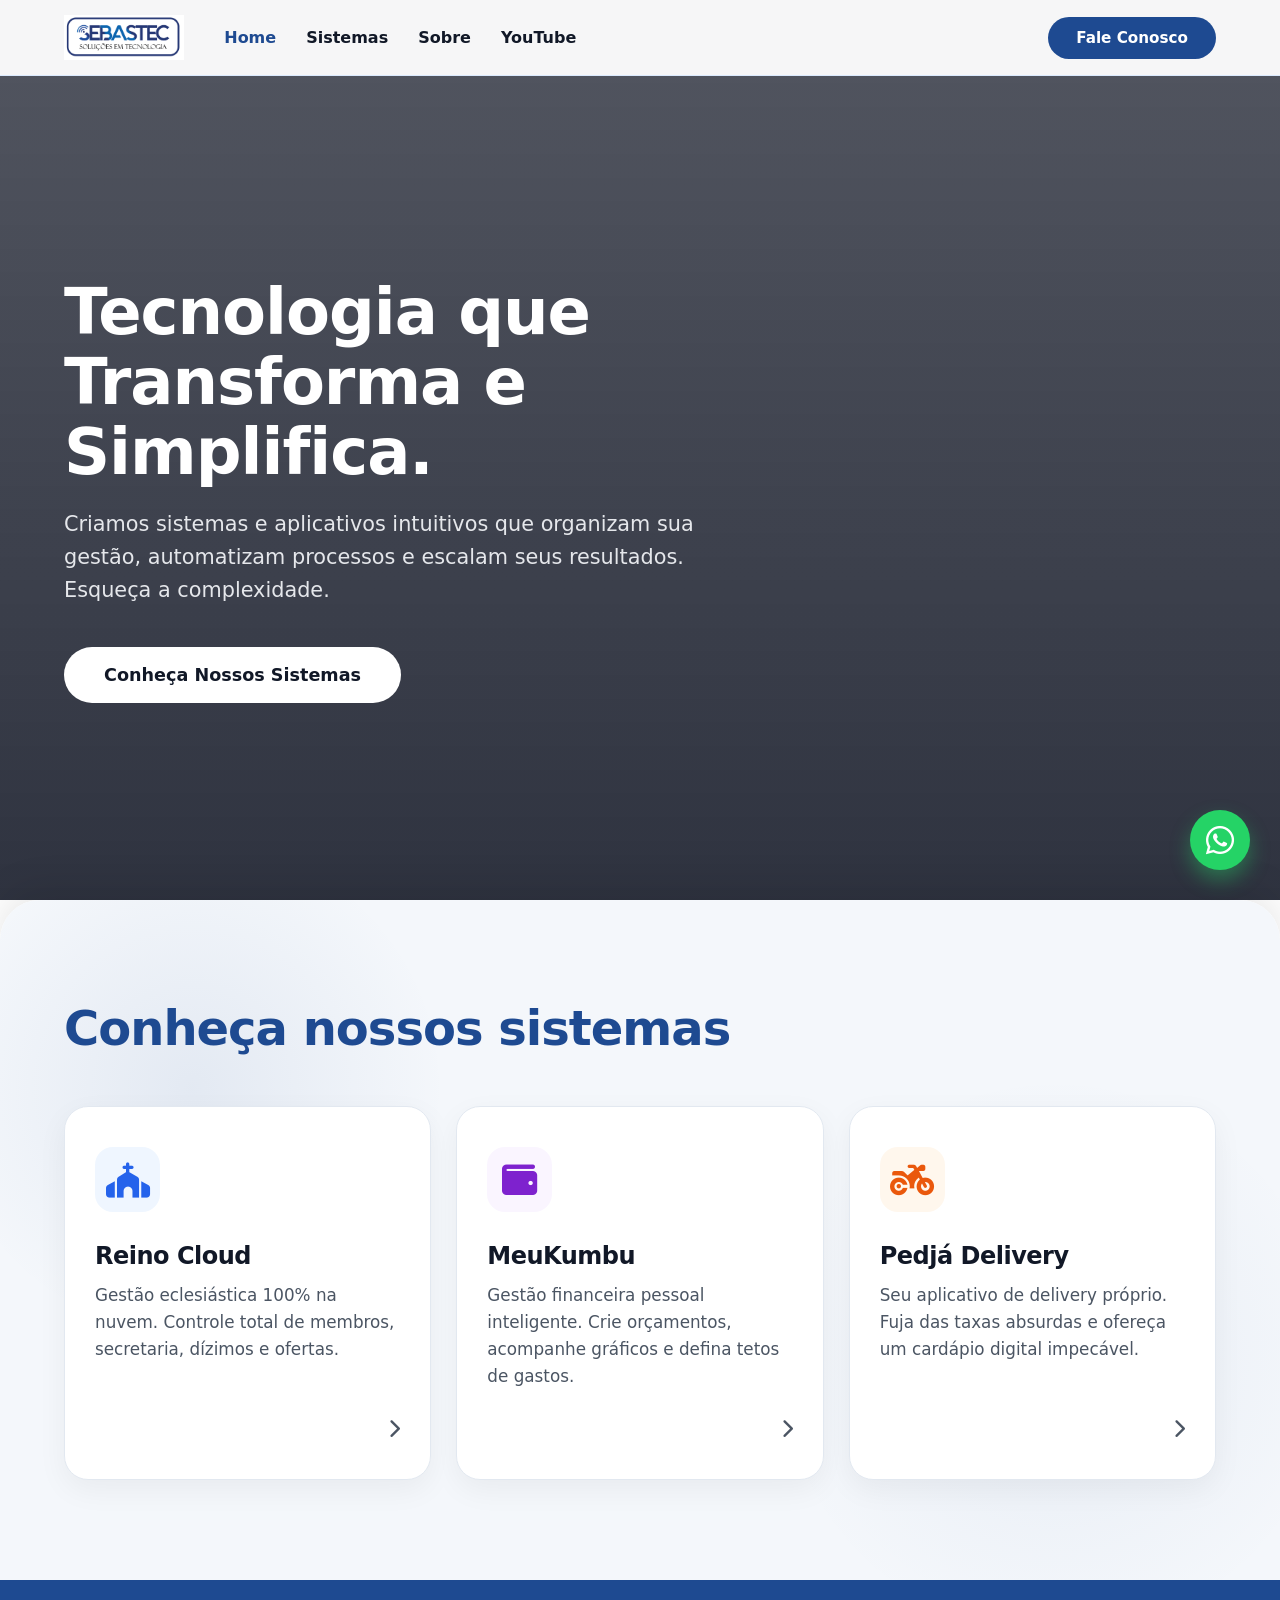
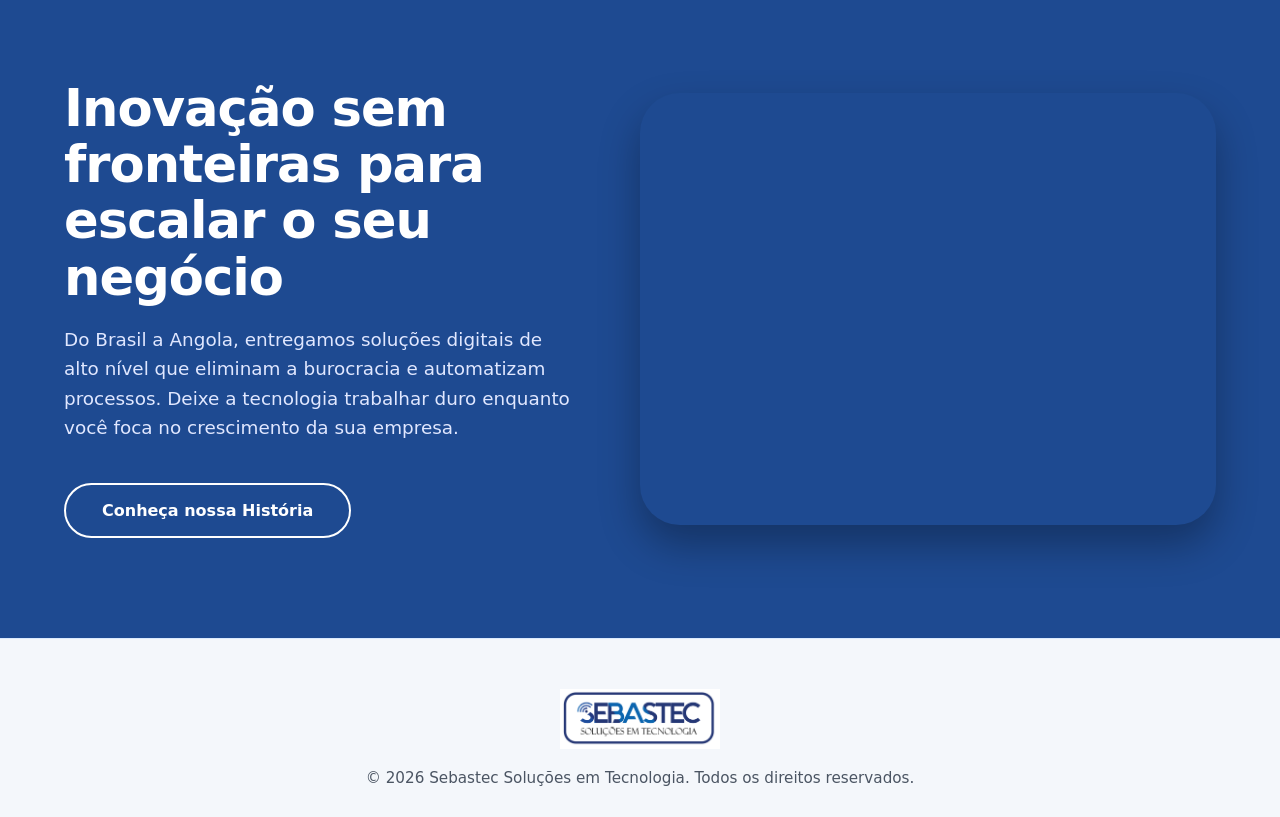
<file: index.html>
<!DOCTYPE html>
<html lang="pt-BR">

<head>
  <meta charset="UTF-8">
  <meta name="viewport" content="width=device-width, initial-scale=1.0">
  <title>Sebastec | Soluções em Tecnologia</title>

  <link rel="icon" type="image/png" href="assets/icons/favicon-sebastec.png">

  <link rel="stylesheet" href="https://cdnjs.cloudflare.com/ajax/libs/font-awesome/6.5.0/css/all.min.css">
  <link rel="stylesheet" href="style.css">
</head>

<body>

  <header>
    <div class="header-left">
      <a href="index.html" class="logo-link"><img src="assets/img/logo.png" alt="Sebastec Soluções"
          class="logo-img"></a>
      <nav class="desktop-nav">
        <ul>
          <li><a href="#" class="active">Home</a></li>
          <li><a href="#produtos">Sistemas</a></li>
          <li><a href="sobre.html">Sobre</a></li>
          <li><a href="https://www.youtube.com/@sebastectecnologia4547" target="_blank">YouTube</a></li>
        </ul>
      </nav>
    </div>
    <div class="header-right">
      <a href="https://wa.me/5527999553035" class="btn-contact desktop-btn" target="_blank">Fale Conosco</a>
      <button class="menu-btn" id="openMenuBtn"><i class="fa-solid fa-bars"></i></button>
    </div>
  </header>

  <div class="mobile-menu" id="mobileMenu">
    <div class="mobile-menu-header">
      <img src="assets/img/logo.png" alt="Sebastec Soluções" class="logo-img">
      <button class="menu-btn" id="closeMenuBtn"><i class="fa-solid fa-xmark"></i></button>
    </div>
    <div class="mobile-menu-links">
      <a href="index.html">Home <i class="fa-solid fa-chevron-right"></i></a>
      <a href="#produtos">Sistemas <i class="fa-solid fa-chevron-right"></i></a>
      <a href="sobre.html">Sobre <i class="fa-solid fa-chevron-right"></i></a>
      <a href="https://www.youtube.com/@sebastectecnologia4547" target="_blank">YouTube <i
          class="fa-solid fa-chevron-right"></i></a>
    </div>
    <div class="mobile-menu-footer">
      <a href="https://wa.me/5527999553035" class="btn-contact-mobile" target="_blank">Fale Conosco</a>
    </div>
  </div>

  <section class="hero-sticky">
    <div class="hero-content">
      <h1>Tecnologia que Transforma e Simplifica.</h1>
      <p class="subtitle">Criamos sistemas e aplicativos intuitivos que organizam sua gestão, automatizam processos e
        escalam seus resultados. Esqueça a complexidade.</p>
      <a href="#produtos" class="btn-primary">Conheça Nossos Sistemas</a>
    </div>
  </section>

  <main class="content-slider">

    <section id="produtos" class="systems-grid-section">
      <div class="container">
        <h2 class="section-main-title">Conheça nossos sistemas</h2>
        <div class="cards-grid-picpay">

          <a href="reino-cloud.html" class="sys-card card-reino">
            <div class="sys-card-icon"><i class="fa-solid fa-church"></i></div>
            <h3>Reino Cloud</h3>
            <p>Gestão eclesiástica 100% na nuvem. Controle total de membros, secretaria, dízimos e ofertas.</p>
            <i class="fa-solid fa-chevron-right sys-arrow"></i>
          </a>

          <a href="meu-kumbu.html" class="sys-card card-kumbu">
            <div class="sys-card-icon"><i class="fa-solid fa-wallet"></i></div>
            <h3>MeuKumbu</h3>
            <p>Gestão financeira pessoal inteligente. Crie orçamentos, acompanhe gráficos e defina tetos de gastos.</p>
            <i class="fa-solid fa-chevron-right sys-arrow"></i>
          </a>

          <a href="pedja.html" class="sys-card card-pedja">
            <div class="sys-card-icon"><i class="fa-solid fa-motorcycle"></i></div>
            <h3>Pedjá Delivery</h3>
            <p>Seu aplicativo de delivery próprio. Fuja das taxas absurdas e ofereça um cardápio digital impecável.</p>
            <i class="fa-solid fa-chevron-right sys-arrow"></i>
          </a>

        </div>
      </div>
    </section>

    <section class="picpay-authority-section">
      <div class="picpay-container">
        <div class="picpay-text-area">
          <h2>Inovação sem fronteiras para escalar o seu negócio</h2>
          <p>Do Brasil a Angola, entregamos soluções digitais de alto nível que eliminam a burocracia e automatizam
            processos. Deixe a tecnologia trabalhar duro enquanto você foca no crescimento da sua empresa.</p>
          <a href="sobre.html" class="btn-outline">Conheça nossa História</a>
        </div>
        <div class="picpay-image-area"></div>
      </div>
    </section>

    <footer>
      <a href="index.html" class="footer-logo-link"><img src="assets/img/logo.png" alt="Sebastec Soluções"
          class="footer-logo-img"></a>
      <p style="font-size: 0.95rem; color: var(--text-gray);">&copy; 2026 Sebastec Soluções em Tecnologia. Todos os
        direitos reservados.</p>
    </footer>

  </main>

  <!-- Botão Flutuante de Suporte -->
  <a href="https://wa.me/5527999553035" class="floating-whatsapp" target="_blank" aria-label="Falar com Suporte">
    <i class="fa-brands fa-whatsapp"></i>
  </a>

  <script>
    const openMenuBtn = document.getElementById('openMenuBtn');
    const closeMenuBtn = document.getElementById('closeMenuBtn');
    const mobileMenu = document.getElementById('mobileMenu');
    const mobileLinks = document.querySelectorAll('.mobile-menu-links a');
    openMenuBtn.addEventListener('click', () => { mobileMenu.classList.add('open'); document.body.style.overflow = 'hidden'; });
    closeMenuBtn.addEventListener('click', () => { mobileMenu.classList.remove('open'); document.body.style.overflow = ''; });
    mobileLinks.forEach(link => { link.addEventListener('click', () => { mobileMenu.classList.remove('open'); document.body.style.overflow = ''; }); });
  </script>
</body>

</html>
</file>
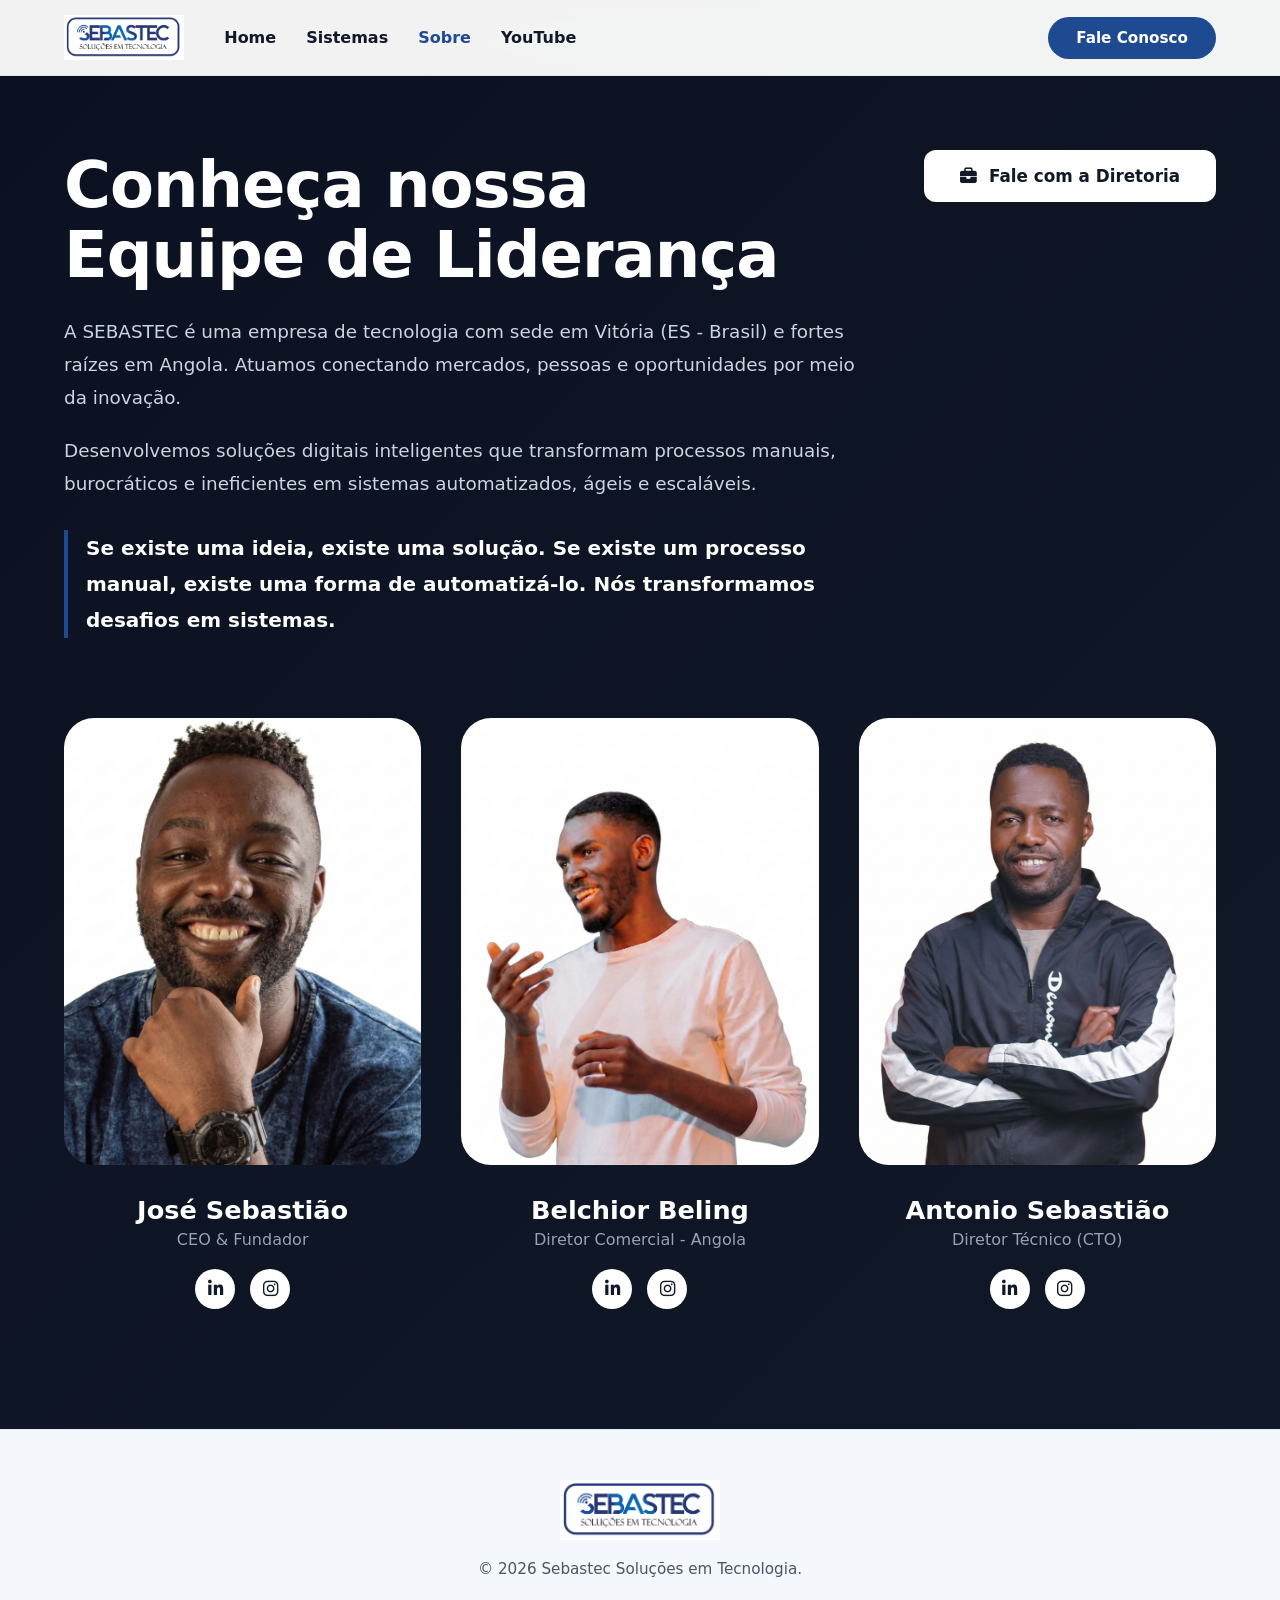
<file: sobre.html>
<!DOCTYPE html>
<html lang="pt-BR">
<head>
  <meta charset="UTF-8">
  <meta name="viewport" content="width=device-width, initial-scale=1.0">
  <title>Sobre Nós | Sebastec Soluções em Tecnologia</title>
  
  <link rel="icon" type="image/png" href="assets/icons/favicon-sebastec.png">
  
  <link rel="stylesheet" href="https://cdnjs.cloudflare.com/ajax/libs/font-awesome/6.5.0/css/all.min.css">
  <link rel="stylesheet" href="style.css">
</head>
<body>

  <header>
    <div class="header-left">
      <a href="index.html" class="logo-link"><img src="assets/img/logo.png" alt="Sebastec Soluções" class="logo-img"></a>
      <nav class="desktop-nav">
        <ul>
          <li><a href="index.html">Home</a></li>
          <li><a href="index.html#produtos">Sistemas</a></li>
          <li><a href="sobre.html" class="active">Sobre</a></li>
          <li><a href="https://www.youtube.com/@sebastectecnologia4547" target="_blank">YouTube</a></li>
        </ul>
      </nav>
    </div>
    <div class="header-right">
      <a href="https://wa.me/5527999553035" class="btn-contact desktop-btn" target="_blank">Fale Conosco</a>
      <button class="menu-btn" id="openMenuBtn"><i class="fa-solid fa-bars"></i></button>
    </div>
  </header>

  <div class="mobile-menu" id="mobileMenu">
    <div class="mobile-menu-header">
      <img src="assets/img/logo.png" alt="Sebastec Soluções" class="logo-img">
      <button class="menu-btn" id="closeMenuBtn"><i class="fa-solid fa-xmark"></i></button>
    </div>
    <div class="mobile-menu-links">
      <a href="index.html">Home <i class="fa-solid fa-chevron-right"></i></a>
      <a href="index.html#produtos">Sistemas <i class="fa-solid fa-chevron-right"></i></a>
      <a href="sobre.html">Sobre <i class="fa-solid fa-chevron-right"></i></a>
      <a href="https://www.youtube.com/@sebastectecnologia4547" target="_blank">YouTube <i class="fa-solid fa-chevron-right"></i></a>
    </div>
    <div class="mobile-menu-footer">
      <a href="https://wa.me/5527999553035" class="btn-contact-mobile" target="_blank">Fale Conosco</a>
    </div>
  </div>

  <section class="master-block">
    <div class="master-container">
      <div class="master-header">
        <div class="master-title">
          <h1>Conheça nossa<br>Equipe de Liderança</h1>
          <p>A SEBASTEC é uma empresa de tecnologia com sede em Vitória (ES - Brasil) e fortes raízes em Angola. Atuamos conectando mercados, pessoas e oportunidades por meio da inovação.</p>
          <p>Desenvolvemos soluções digitais inteligentes que transformam processos manuais, burocráticos e ineficientes em sistemas automatizados, ágeis e escaláveis.</p>
          <p style="font-weight: 600; color: white; margin-top: 30px;">Se existe uma ideia, existe uma solução. Se existe um processo manual, existe uma forma de automatizá-lo. Nós transformamos desafios em sistemas.</p>
        </div>
        <div>
          <a href="https://wa.me/5527999553035" class="btn-white" target="_blank">
            <i class="fa-solid fa-briefcase"></i> Fale com a Diretoria
          </a>
        </div>
      </div>

      <div class="team-grid">
        <div class="team-card">
          <div class="team-photo-box"><img src="assets/img/sebas.png" alt="José Sebastião"></div>
          <div class="team-info">
            <h3>José Sebastião</h3><p>CEO & Fundador</p>
            <div class="team-social">
              <a href="#"><i class="fa-brands fa-linkedin-in"></i></a>
              <a href="#"><i class="fa-brands fa-instagram"></i></a>
            </div>
          </div>
        </div>
        <div class="team-card">
          <div class="team-photo-box"><img src="assets/img/belchior.png" alt="Belchior Beling"></div>
          <div class="team-info">
            <h3>Belchior Beling</h3><p>Diretor Comercial - Angola</p>
            <div class="team-social">
              <a href="#"><i class="fa-brands fa-linkedin-in"></i></a>
              <a href="#"><i class="fa-brands fa-instagram"></i></a>
            </div>
          </div>
        </div>
        <div class="team-card">
          <div class="team-photo-box"><img src="assets/img/cordeiro.png" alt="Antonio Sebastião"></div>
          <div class="team-info">
            <h3>Antonio Sebastião</h3><p>Diretor Técnico (CTO)</p>
            <div class="team-social">
              <a href="#"><i class="fa-brands fa-linkedin-in"></i></a>
              <a href="#"><i class="fa-brands fa-instagram"></i></a>
            </div>
          </div>
        </div>
      </div>
    </div>
  </section>

  <footer>
    <a href="index.html" class="footer-logo-link"><img src="assets/img/logo.png" alt="Sebastec" class="footer-logo-img"></a>
    <p style="font-size: 0.95rem; color: var(--text-gray);">&copy; 2026 Sebastec Soluções em Tecnologia.</p>
  </footer>

  <script>
    const openMenuBtn = document.getElementById('openMenuBtn');
    const closeMenuBtn = document.getElementById('closeMenuBtn');
    const mobileMenu = document.getElementById('mobileMenu');
    const mobileLinks = document.querySelectorAll('.mobile-menu-links a');
    openMenuBtn.addEventListener('click', () => { mobileMenu.classList.add('open'); document.body.style.overflow = 'hidden'; });
    closeMenuBtn.addEventListener('click', () => { mobileMenu.classList.remove('open'); document.body.style.overflow = ''; });
    mobileLinks.forEach(link => { link.addEventListener('click', () => { mobileMenu.classList.remove('open'); document.body.style.overflow = ''; }); });
  </script>
</body>
</html>
</file>
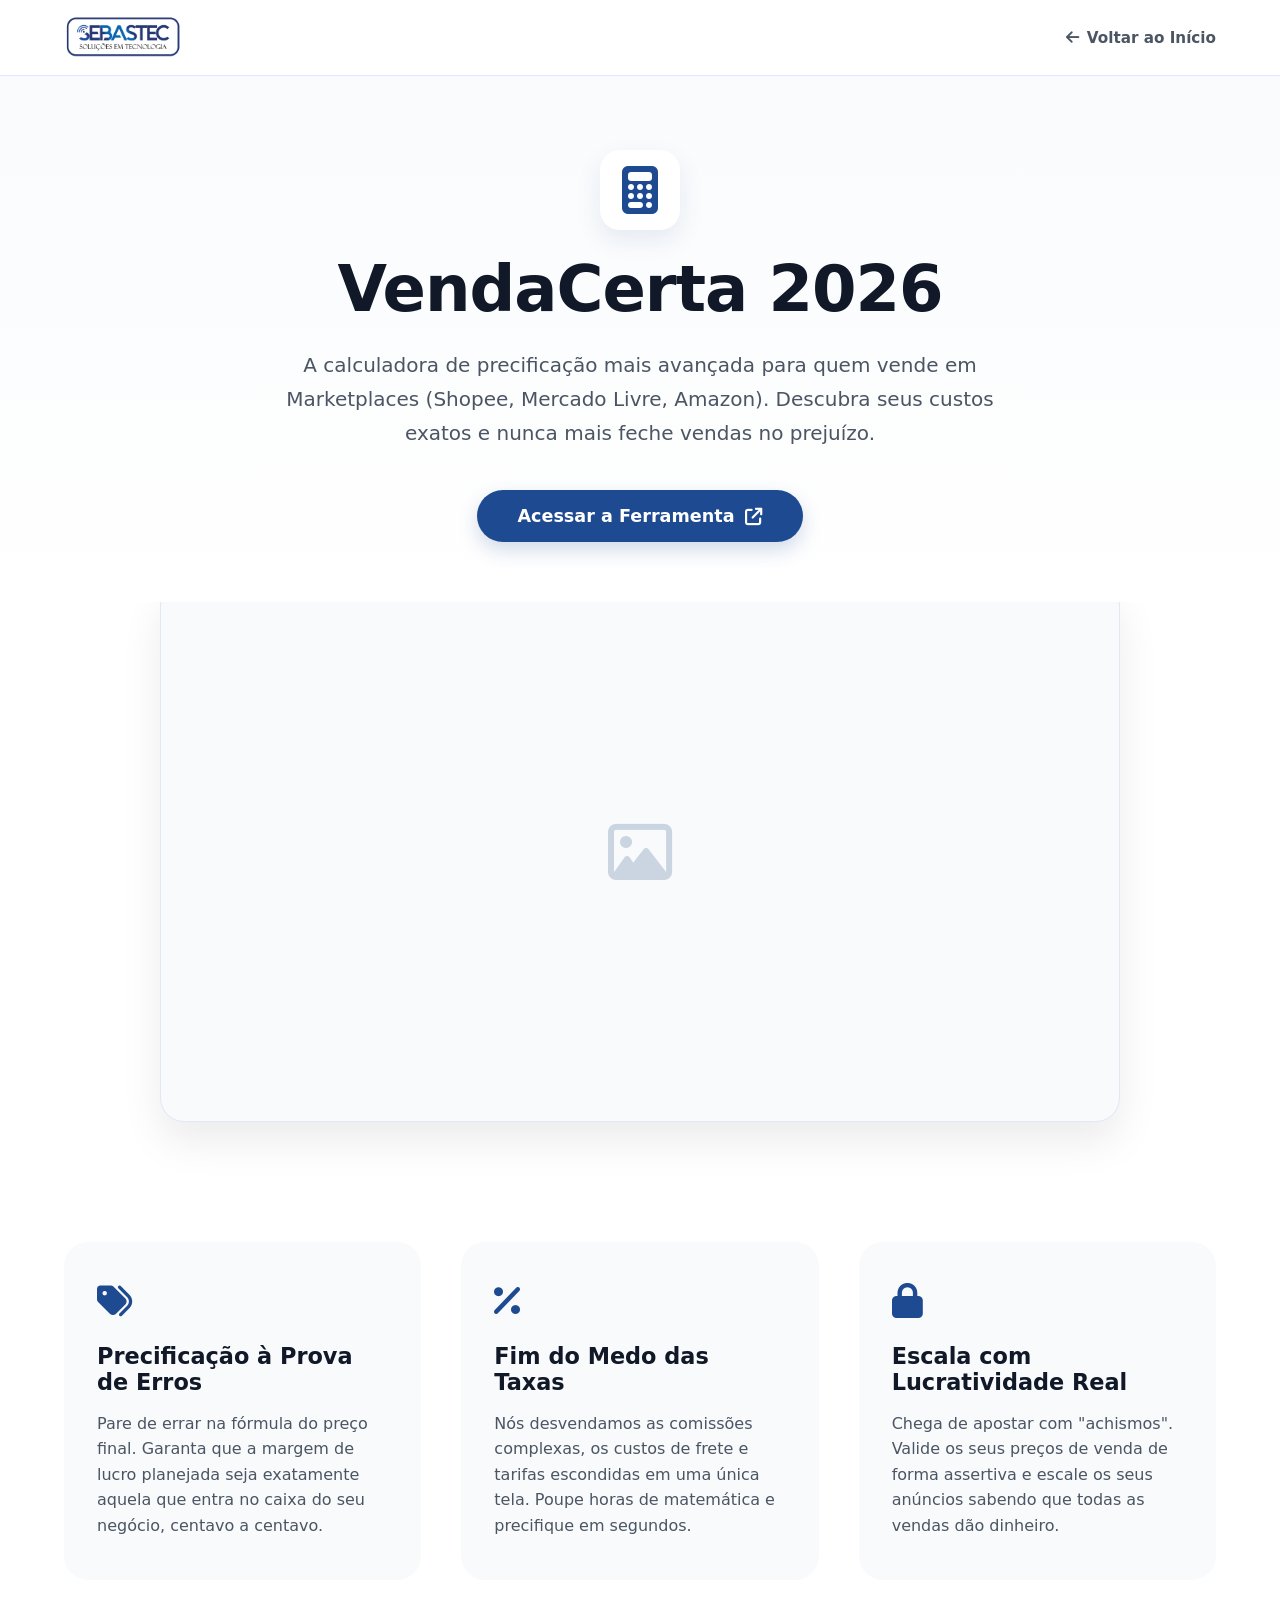
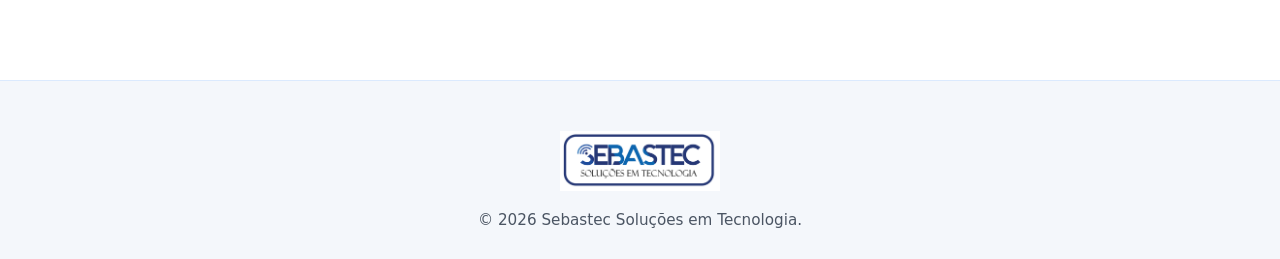
<file: venda-certa.html>
<!DOCTYPE html>
<html lang="pt-BR">
<head>
    <meta charset="UTF-8">
    <meta name="viewport" content="width=device-width, initial-scale=1.0">
    <title>VendaCerta 2026 | Sebastec Soluções</title>
    <link rel="icon" type="image/png" href="assets/icons/icon-vendacerta.png">
    <link rel="stylesheet" href="https://cdnjs.cloudflare.com/ajax/libs/font-awesome/6.5.0/css/all.min.css">
    <link rel="stylesheet" href="style.css">
</head>
<body>
    <header>
        <div class="header-left">
            <a href="index.html" class="logo-link"><img src="assets/img/logo.png" alt="Sebastec" class="logo-img"></a>
        </div>
        <div class="header-right">
            <a href="index.html" class="btn-back"><i class="fa-solid fa-arrow-left"></i> Voltar ao Início</a>
        </div>
    </header>

    <section class="product-hero">
        <div class="product-icon"><i class="fa-solid fa-calculator"></i></div>
        <h1>VendaCerta 2026</h1>
        <p class="subtitle">A calculadora de precificação mais avançada para quem vende em Marketplaces (Shopee, Mercado Livre, Amazon). Descubra seus custos exatos e nunca mais feche vendas no prejuízo.</p>
        <a href="https://calculadora.sebastec.com.br" class="btn-primary" target="_blank">Acessar a Ferramenta <i class="fa-solid fa-arrow-up-right-from-square"></i></a>
    </section>

    <section class="system-preview"><div class="preview-box"><i class="fa-regular fa-image"></i></div></section>

    <section class="features-section">
        <div class="features-grid">
            <div class="feature-card">
                <i class="fa-solid fa-tags"></i><h3>Precificação à Prova de Erros</h3>
                <p>Pare de errar na fórmula do preço final. Garanta que a margem de lucro planejada seja exatamente aquela que entra no caixa do seu negócio, centavo a centavo.</p>
            </div>
            <div class="feature-card">
                <i class="fa-solid fa-percent"></i><h3>Fim do Medo das Taxas</h3>
                <p>Nós desvendamos as comissões complexas, os custos de frete e tarifas escondidas em uma única tela. Poupe horas de matemática e precifique em segundos.</p>
            </div>
            <div class="feature-card">
                <i class="fa-solid fa-lock"></i><h3>Escala com Lucratividade Real</h3>
                <p>Chega de apostar com "achismos". Valide os seus preços de venda de forma assertiva e escale os seus anúncios sabendo que todas as vendas dão dinheiro.</p>
            </div>
        </div>
    </section>

    <footer>
        <a href="index.html" class="footer-logo-link"><img src="assets/img/logo.png" alt="Sebastec" class="footer-logo-img"></a>
        <p style="font-size: 0.95rem; color: var(--text-gray);">&copy; 2026 Sebastec Soluções em Tecnologia.</p>
    </footer>
</body>
</html>
</file>
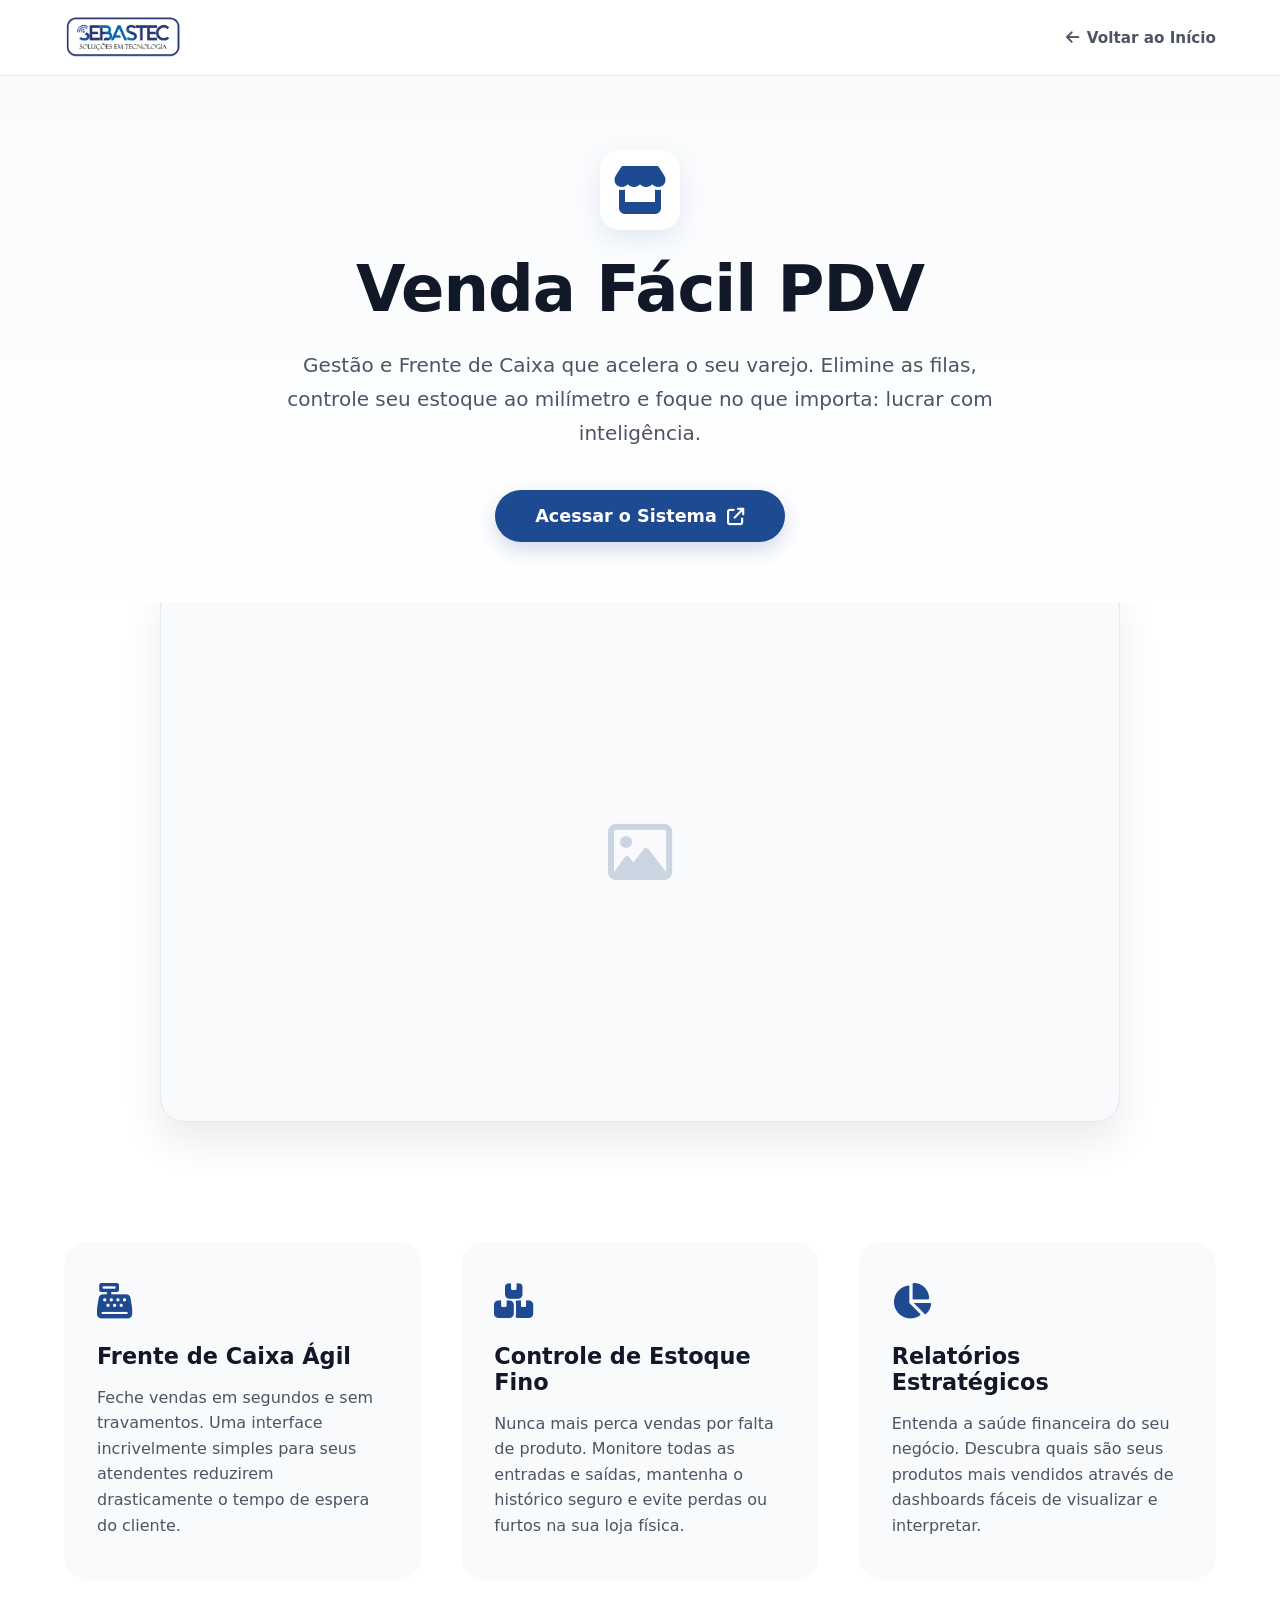
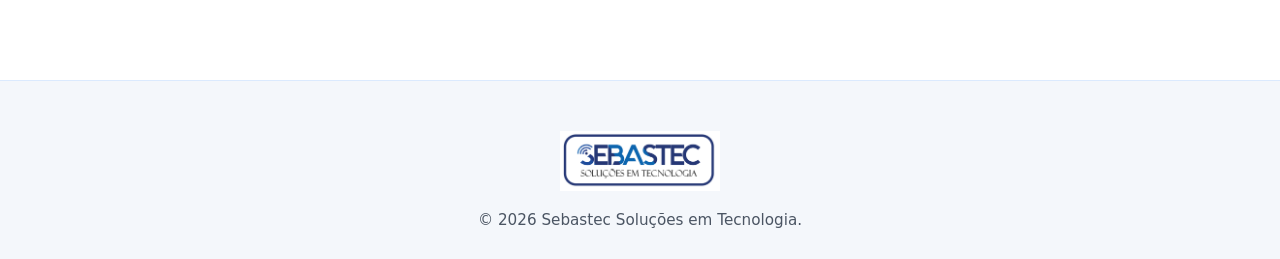
<file: venda-facil.html>
<!DOCTYPE html>
<html lang="pt-BR">
<head>
    <meta charset="UTF-8">
    <meta name="viewport" content="width=device-width, initial-scale=1.0">
    <title>Venda Fácil | Sebastec Soluções</title>
    <link rel="icon" type="image/png" href="assets/icons/icon-vendafacil.png">
    <link rel="stylesheet" href="https://cdnjs.cloudflare.com/ajax/libs/font-awesome/6.5.0/css/all.min.css">
    <link rel="stylesheet" href="style.css">
</head>
<body>
    <header>
        <div class="header-left">
            <a href="index.html" class="logo-link"><img src="assets/img/logo.png" alt="Sebastec" class="logo-img"></a>
        </div>
        <div class="header-right">
            <a href="index.html" class="btn-back"><i class="fa-solid fa-arrow-left"></i> Voltar ao Início</a>
        </div>
    </header>

    <section class="product-hero">
        <div class="product-icon"><i class="fa-solid fa-store"></i></div>
        <h1>Venda Fácil PDV</h1>
        <p class="subtitle">Gestão e Frente de Caixa que acelera o seu varejo. Elimine as filas, controle seu estoque ao milímetro e foque no que importa: lucrar com inteligência.</p>
        <a href="https://vendafacil.sebastec.com.br/app.html" class="btn-primary" target="_blank">Acessar o Sistema <i class="fa-solid fa-arrow-up-right-from-square"></i></a>
    </section>

    <section class="system-preview"><div class="preview-box"><i class="fa-regular fa-image"></i></div></section>

    <section class="features-section">
        <div class="features-grid">
            <div class="feature-card">
                <i class="fa-solid fa-cash-register"></i><h3>Frente de Caixa Ágil</h3>
                <p>Feche vendas em segundos e sem travamentos. Uma interface incrivelmente simples para seus atendentes reduzirem drasticamente o tempo de espera do cliente.</p>
            </div>
            <div class="feature-card">
                <i class="fa-solid fa-boxes-stacked"></i><h3>Controle de Estoque Fino</h3>
                <p>Nunca mais perca vendas por falta de produto. Monitore todas as entradas e saídas, mantenha o histórico seguro e evite perdas ou furtos na sua loja física.</p>
            </div>
            <div class="feature-card">
                <i class="fa-solid fa-chart-pie"></i><h3>Relatórios Estratégicos</h3>
                <p>Entenda a saúde financeira do seu negócio. Descubra quais são seus produtos mais vendidos através de dashboards fáceis de visualizar e interpretar.</p>
            </div>
        </div>
    </section>

    <footer>
        <a href="index.html" class="footer-logo-link"><img src="assets/img/logo.png" alt="Sebastec" class="footer-logo-img"></a>
        <p style="font-size: 0.95rem; color: var(--text-gray);">&copy; 2026 Sebastec Soluções em Tecnologia.</p>
    </footer>
</body>
</html>
</file>
<file: style.css>
:root {
  --primary: #1E4A91;
  --primary-hover: #143468;
  --bg-white: #ffffff;
  --bg-gray: #f8fafc;
  --bg-light: #f4f7fb;
  --text-main: #111827;
  --text-gray: #4b5563;
  --border-color: #e2e8f0;
  --border-blue: #dbeafe;
  --card-bg: #f1f5f9;
}

* {
  margin: 0;
  padding: 0;
  box-sizing: border-box;
}

body {
  background-color: var(--bg-main);
  color: var(--text-main);
  font-family: system-ui, -apple-system, BlinkMacSystemFont, "Segoe UI", Roboto, Helvetica, Arial, sans-serif;
  overflow-x: hidden;
  -webkit-font-smoothing: antialiased;
}

/* =========================================
   HEADER DESKTOP E NAVEGAÇÃO
   ========================================= */
header {
  display: flex;
  justify-content: space-between;
  align-items: center;
  padding: 15px 5%;
  background: rgba(255, 255, 255, 0.95);
  backdrop-filter: blur(10px);
  -webkit-backdrop-filter: blur(10px);
  position: fixed;
  width: 100%;
  top: 0;
  z-index: 999;
  border-bottom: 1px solid var(--border-blue);
}

.header-left {
  display: flex;
  align-items: center;
  gap: 40px;
}

.logo-link {
  display: flex;
  align-items: center;
  text-decoration: none;
}

.logo-img {
  height: clamp(35px, 4vw, 45px);
  width: auto;
  object-fit: contain;
}

.desktop-nav ul {
  display: flex;
  list-style: none;
  gap: 30px;
  margin: 0;
  padding: 0;
}

.desktop-nav a {
  text-decoration: none;
  color: var(--text-main);
  font-weight: 700;
  font-size: 1rem;
  transition: 0.3s;
}

.desktop-nav a:hover,
.desktop-nav a.active {
  color: var(--primary);
}

.header-right {
  display: flex;
  align-items: center;
  gap: 20px;
}

.btn-contact {
  background: var(--primary);
  color: white;
  padding: 12px 28px;
  border-radius: 999px;
  text-decoration: none;
  font-weight: 600;
  font-size: 0.95rem;
  transition: 0.3s;
}

.btn-contact:hover {
  background: var(--primary-hover);
  transform: translateY(-2px);
  box-shadow: 0 8px 15px rgba(30, 74, 145, 0.2);
}

.menu-btn {
  display: none;
}

.btn-back {
  display: flex;
  align-items: center;
  gap: 8px;
  color: var(--text-gray);
  text-decoration: none;
  font-weight: 600;
  font-size: 0.95rem;
  transition: 0.3s;
}

.btn-back:hover {
  color: var(--primary);
  transform: translateX(-4px);
}

/* =========================================
   MENU MOBILE OVERLAY (TIPO PICPAY)
   ========================================= */
.mobile-menu {
  position: fixed;
  top: 0;
  left: 0;
  width: 100%;
  height: 100dvh;
  background-color: var(--bg-white);
  z-index: 9999;
  display: flex;
  flex-direction: column;
  transform: translateX(100%);
  transition: transform 0.3s ease-in-out;
  visibility: hidden;
}

.mobile-menu.open {
  transform: translateX(0);
  visibility: visible;
}

.mobile-menu-header {
  display: flex;
  justify-content: space-between;
  align-items: center;
  padding: 15px;
  border-bottom: 1px solid var(--border-blue);
}

.mobile-menu-links {
  display: flex;
  flex-direction: column;
  overflow-y: auto;
}

.mobile-menu-links a {
  display: flex;
  justify-content: space-between;
  align-items: center;
  padding: 24px 20px;
  text-decoration: none;
  color: var(--text-main);
  font-weight: 700;
  font-size: 1.15rem;
  border-bottom: 1px solid var(--border-color);
}

.mobile-menu-links a i {
  color: var(--text-gray);
  font-size: 0.9rem;
}

.mobile-menu-footer {
  padding: 20px;
  margin-top: auto;
  background: var(--bg-light);
  border-top: 1px solid var(--border-blue);
}

.btn-contact-mobile {
  display: flex;
  justify-content: center;
  align-items: center;
  width: 100%;
  padding: 18px;
  border-radius: 999px;
  background: var(--primary);
  color: white;
  text-decoration: none;
  font-weight: 700;
  font-size: 1.1rem;
}

/* =========================================
   PÁGINA INICIAL (INDEX)
   ========================================= */
.hero-sticky {
  position: sticky;
  top: 0;
  z-index: 0;
  height: 100vh;
  width: 100%;
  display: flex;
  align-items: center;
  padding: 80px 5% 0;
  background: linear-gradient(rgba(10, 15, 30, 0.70), rgba(10, 15, 30, 0.85)), url('https://images.unsplash.com/photo-1555066931-4365d14bab8c?ixlib=rb-4.0.3&auto=format&fit=crop&w=1920&q=80') center/cover no-repeat;
  color: white;
}

.hero-content {
  max-width: 650px;
  text-align: left;
}

.hero-content h1 {
  font-size: clamp(3rem, 5vw, 4.5rem);
  line-height: 1.1;
  margin-bottom: 20px;
  font-weight: 800;
  letter-spacing: -1px;
}

.hero-content p {
  font-size: clamp(1.1rem, 2vw, 1.3rem);
  color: #e5e7eb;
  margin-bottom: 40px;
  line-height: 1.6;
}

.btn-primary {
  background: white;
  color: var(--text-main);
  padding: 18px 40px;
  border-radius: 999px;
  text-decoration: none;
  font-weight: 700;
  font-size: 1.1rem;
  display: inline-flex;
  align-items: center;
  gap: 10px;
  transition: 0.3s;
}

.btn-primary:hover {
  background: var(--primary);
  color: white;
  transform: translateY(-2px);
  box-shadow: 0 10px 20px rgba(0, 0, 0, 0.3);
}

.content-slider {
  position: relative;
  z-index: 10;
  background-color: var(--bg-white);
  border-radius: 40px 40px 0 0;
  box-shadow: 0 -10px 40px rgba(0, 0, 0, 0.1);
  overflow: hidden;
}

.systems-grid-section {
  background-color: var(--bg-light);
  padding: 100px 5%;
  position: relative;
  overflow: hidden;
  z-index: 1;
}

.systems-grid-section::before {
  content: '';
  position: absolute;
  top: -10%;
  left: -5%;
  width: 40vw;
  height: 40vw;
  background: radial-gradient(circle, rgba(30, 74, 145, 0.08) 0%, transparent 70%);
  z-index: -1;
}

.systems-grid-section::after {
  content: '';
  position: absolute;
  bottom: -10%;
  right: -5%;
  width: 45vw;
  height: 45vw;
  background: radial-gradient(circle, rgba(30, 74, 145, 0.06) 0%, transparent 70%);
  z-index: -1;
}

.container {
  max-width: 1300px;
  margin: auto;
}

.section-main-title {
  font-size: clamp(2.2rem, 4vw, 3rem);
  font-weight: 800;
  color: var(--primary);
  margin-bottom: 50px;
  letter-spacing: -1px;
}

.cards-grid-picpay {
  display: grid;
  grid-template-columns: repeat(auto-fit, minmax(260px, 1fr));
  gap: 25px;
}

.sys-card {
  background: var(--bg-white);
  border-radius: 24px;
  padding: 40px 30px;
  display: flex;
  flex-direction: column;
  align-items: flex-start;
  text-decoration: none;
  border: 1px solid var(--border-color);
  box-shadow: 0 10px 30px rgba(0, 0, 0, 0.05);
  transition: all 0.4s cubic-bezier(0.175, 0.885, 0.32, 1.27);
  position: relative;
  overflow: hidden;
}

.sys-card::before {
  content: '';
  position: absolute;
  top: 0;
  left: -150%;
  width: 50%;
  height: 100%;
  background: linear-gradient(to right, transparent, rgba(255, 255, 255, 0.8), transparent);
  transform: skewX(-20deg);
  transition: 0.6s cubic-bezier(0.175, 0.885, 0.32, 1.27);
  z-index: 1;
}

.sys-card:hover::before {
  left: 150%;
}

.sys-card>* {
  position: relative;
  z-index: 2;
}

.sys-card:hover {
  transform: translateY(-10px);
  box-shadow: 0 25px 50px rgba(0, 0, 0, 0.1);
}

.sys-card h3 {
  font-size: 1.5rem;
  font-weight: 800;
  color: var(--text-main);
  margin-bottom: 12px;
  transition: 0.3s;
  letter-spacing: -0.5px;
}

.sys-card p {
  font-size: 1.05rem;
  color: var(--text-gray);
  line-height: 1.6;
  margin-bottom: 30px;
}

.sys-arrow {
  margin-top: auto;
  align-self: flex-end;
  color: var(--text-gray);
  font-size: 1.2rem;
  transition: all 0.3s;
}

.sys-card-icon {
  font-size: 2.2rem;
  color: var(--text-main);
  background: var(--bg-light);
  width: 65px;
  height: 65px;
  display: flex;
  align-items: center;
  justify-content: center;
  border-radius: 18px;
  margin-bottom: 30px;
  transition: 0.3s;
}

.sys-card:hover .sys-card-icon {
  transform: scale(1.1) rotate(5deg);
  box-shadow: 0 10px 20px rgba(0, 0, 0, 0.1);
}

.sys-card:hover .sys-arrow {
  transform: translateX(6px);
}

/* Identidade Visual Reino Cloud */
.card-reino:hover {
  border-color: #2563eb;
}

.card-reino .sys-card-icon {
  color: #2563eb;
  background: #eff6ff;
}

.card-reino:hover .sys-card-icon {
  background: #2563eb;
  color: white;
}

.card-reino:hover h3 {
  color: #2563eb;
}

.card-reino:hover .sys-arrow {
  color: #2563eb;
}

/* Identidade Visual MeuKumbu */
.card-kumbu:hover {
  border-color: #7e22ce;
}

.card-kumbu .sys-card-icon {
  color: #7e22ce;
  background: #faf5ff;
}

.card-kumbu:hover .sys-card-icon {
  background: #7e22ce;
  color: white;
}

.card-kumbu:hover h3 {
  color: #7e22ce;
}

.card-kumbu:hover .sys-arrow {
  color: #7e22ce;
}

/* Identidade Visual Pedjá */
.card-pedja:hover {
  border-color: #ea580c;
}

.card-pedja .sys-card-icon {
  color: #ea580c;
  background: #fff7ed;
}

.card-pedja:hover .sys-card-icon {
  background: #ea580c;
  color: white;
}

.card-pedja:hover h3 {
  color: #ea580c;
}

.card-pedja:hover .sys-arrow {
  color: #ea580c;
}

.picpay-authority-section {
  background-color: var(--primary);
  padding: 100px 5%;
}

.picpay-container {
  max-width: 1300px;
  margin: auto;
  display: flex;
  align-items: center;
  gap: 5%;
}

.picpay-text-area {
  width: 45%;
}

.picpay-text-area h2 {
  font-size: clamp(2rem, 4vw, 3.5rem);
  font-weight: 800;
  margin-bottom: 20px;
  line-height: 1.1;
  letter-spacing: -1px;
  color: var(--bg-white);
}

.picpay-text-area p {
  font-size: 1.15rem;
  color: #e0e7ff;
  line-height: 1.6;
  margin-bottom: 40px;
}

.btn-outline {
  display: inline-block;
  padding: 16px 36px;
  border-radius: 999px;
  border: 2px solid var(--bg-white);
  color: var(--bg-white);
  font-weight: 700;
  text-decoration: none;
  transition: 0.3s;
}

.btn-outline:hover {
  background-color: var(--bg-white);
  color: var(--primary);
  box-shadow: 0 10px 25px rgba(0, 0, 0, 0.2);
}

.picpay-image-area {
  width: 50%;
  aspect-ratio: 4/3;
  background: url('https://images.unsplash.com/photo-1573164713988-8665fc963095?ixlib=rb-4.0.3&auto=format&fit=crop&w=1200&q=80') center/cover no-repeat;
  border-radius: 40px;
  box-shadow: 0 20px 40px rgba(0, 0, 0, 0.3);
}

/* =========================================
   PÁGINA SOBRE
   ========================================= */
.master-block {
  background: linear-gradient(135deg, #0b1120 0%, #111827 100%);
  padding: 150px 5% 120px;
  color: white;
  width: 100%;
}

.master-header {
  display: flex;
  justify-content: space-between;
  align-items: flex-start;
  gap: 40px;
  margin-bottom: 60px;
  max-width: 1300px;
  margin: 0 auto 60px;
}

.master-title {
  max-width: 800px;
}

.master-title h1 {
  font-size: clamp(2.5rem, 5vw, 4rem);
  line-height: 1.1;
  font-weight: 800;
  margin-bottom: 24px;
  color: white;
  letter-spacing: -1px;
}

.master-title p {
  font-size: 1.15rem;
  line-height: 1.8;
  color: #cbd5e1;
  margin-bottom: 20px;
}

/* Estilização especial para a última frase de impacto */
.master-title p:last-child {
  font-size: 1.25rem;
  color: white;
  font-weight: 600;
  margin-top: 35px;
  border-left: 4px solid var(--primary);
  padding-left: 18px;
}

.btn-white {
  background: white;
  color: var(--text-main);
  padding: 16px 36px;
  border-radius: 12px;
  text-decoration: none;
  font-weight: 700;
  font-size: 1.05rem;
  display: inline-flex;
  align-items: center;
  gap: 12px;
  transition: 0.3s;
  white-space: nowrap;
}

.btn-white:hover {
  transform: translateY(-3px);
  box-shadow: 0 10px 25px rgba(0, 0, 0, 0.3);
}

.team-grid {
  display: grid;
  grid-template-columns: repeat(auto-fit, minmax(320px, 1fr));
  gap: 40px;
  margin-top: 60px;
  max-width: 1300px;
  margin: 60px auto 0;
}

.team-card {
  text-align: center;
}

.team-photo-box {
  background-color: var(--primary);
  border-radius: 30px;
  aspect-ratio: 4 / 5;
  margin-bottom: 30px;
  overflow: hidden;
  display: flex;
  align-items: center;
  justify-content: center;
  position: relative;
}

.team-photo-box img {
  width: 100%;
  height: 100%;
  object-fit: cover;
  object-position: center;
  transition: 0.4s;
}

.team-card:hover .team-photo-box img {
  transform: scale(1.05);
}

.team-info h3 {
  font-size: 1.6rem;
  font-weight: 700;
  margin-bottom: 5px;
  color: white;
}

.team-info p {
  color: #94a3b8;
  font-weight: 500;
  margin-bottom: 20px;
  font-size: 1rem;
}

.team-social {
  display: flex;
  justify-content: center;
  gap: 15px;
}

.team-social a {
  width: 40px;
  height: 40px;
  background: white;
  border-radius: 50%;
  display: flex;
  align-items: center;
  justify-content: center;
  color: var(--text-main);
  text-decoration: none;
  transition: 0.3s;
  font-size: 1.1rem;
}

.team-social a:hover {
  background: var(--primary);
  color: white;
}

/* =========================================
   PÁGINAS DE PRODUTOS
   ========================================= */
.product-hero {
  text-align: center;
  padding: 150px 20px 60px;
  background: linear-gradient(180deg, var(--bg-gray) 0%, var(--bg-white) 100%);
  position: relative;
}

.product-icon {
  font-size: 3rem;
  color: var(--primary);
  margin-bottom: 24px;
  display: inline-flex;
  align-items: center;
  justify-content: center;
  width: 80px;
  height: 80px;
  background: white;
  border-radius: 20px;
  box-shadow: 0 10px 25px rgba(30, 74, 145, 0.1);
}

.product-hero h1 {
  font-size: clamp(2.5rem, 5vw, 4rem);
  line-height: 1.1;
  margin-bottom: 24px;
  font-weight: 800;
  letter-spacing: -1px;
  color: var(--text-main);
}

.product-hero p.subtitle {
  font-size: clamp(1.1rem, 2vw, 1.25rem);
  color: var(--text-gray);
  max-width: 750px;
  margin: 0 auto 40px;
  line-height: 1.7;
  font-weight: 400;
}

.product-hero .btn-primary {
  background: var(--primary);
  color: white;
  padding: 16px 40px;
  border-radius: 999px;
  text-decoration: none;
  font-weight: 600;
  font-size: 1.1rem;
  display: inline-flex;
  align-items: center;
  gap: 10px;
  transition: 0.3s;
  box-shadow: 0 8px 20px rgba(30, 74, 145, 0.2);
}

.product-hero .btn-primary:hover {
  background: var(--primary-hover);
  transform: translateY(-3px);
  box-shadow: 0 12px 25px rgba(30, 74, 145, 0.3);
}

.system-preview {
  max-width: 1000px;
  margin: -20px auto 80px;
  padding: 0 20px;
}

.preview-box {
  width: 100%;
  aspect-ratio: 16/9;
  background: var(--bg-gray);
  border: 1px solid var(--border-color);
  border-radius: 24px;
  box-shadow: 0 20px 40px rgba(0, 0, 0, 0.08);
  display: flex;
  align-items: center;
  justify-content: center;
  color: #cbd5e1;
  font-size: 4rem;
  overflow: hidden;
}

.preview-box img {
  width: 100%;
  height: 100%;
  object-fit: cover;
}

.features-section {
  padding: 40px 5% 100px;
  background: var(--bg-white);
}

.features-grid {
  max-width: 1200px;
  margin: auto;
  display: grid;
  grid-template-columns: repeat(auto-fit, minmax(300px, 1fr));
  gap: 40px;
}

.feature-card {
  background: var(--bg-gray);
  border-radius: 24px;
  padding: 40px 32px;
  border: 1px solid transparent;
  text-align: left;
  transition: 0.3s;
}

.feature-card:hover {
  transform: translateY(-5px);
  background: white;
  border-color: var(--border-color);
  box-shadow: 0 10px 30px rgba(0, 0, 0, 0.05);
}

.feature-card i {
  font-size: 2.2rem;
  color: var(--primary);
  margin-bottom: 24px;
}

.feature-card h3 {
  font-size: 1.4rem;
  margin-bottom: 16px;
  color: var(--text-main);
  font-weight: 700;
}

.feature-card p {
  color: var(--text-gray);
  line-height: 1.6;
  font-size: 1rem;
}

/* =========================================
   FOOTER
   ========================================= */
footer {
  background: var(--bg-light);
  border-top: 1px solid var(--border-blue);
  padding: 50px 20px 30px;
  text-align: center;
  display: flex;
  flex-direction: column;
  align-items: center;
}

.footer-logo-link {
  display: flex;
  align-items: center;
  justify-content: center;
  margin-bottom: 20px;
  text-decoration: none;
}

.footer-logo-img {
  height: clamp(40px, 6vw, 60px);
  width: auto;
  object-fit: contain;
}

/* =========================================
   AJUSTES MOBILE (A MÁGICA ACONTECE AQUI)
   ========================================= */
@media (max-width: 900px) {
  header {
    padding: 10px 15px;
  }

  .desktop-nav,
  .desktop-btn {
    display: none;
  }

  .menu-btn {
    display: flex;
    align-items: center;
    justify-content: center;
    width: 44px;
    height: 44px;
    border-radius: 50%;
    background-color: transparent;
    border: none;
    color: var(--text-main);
    font-size: 1.5rem;
    cursor: pointer;
  }

  .logo-img {
    height: 32px;
  }

  /* Ajustes Index */
  .hero-sticky {
    padding: 100px 20px 0;
  }

  .hero-content {
    text-align: left;
    margin: 0;
    /* Alinhamento à esquerda mantido */
  }

  .hero-content h1 {
    font-size: 2.5rem;
  }

  .hero-content p {
    font-size: 1.1rem;
  }

  .btn-primary {
    width: 100%;
    justify-content: center;
    padding: 18px 20px;
  }

  .systems-grid-section {
    padding: 60px 5%;
  }

  .section-main-title {
    font-size: 2rem;
    margin-bottom: 30px;
    text-align: left;
  }

  /* Título à esquerda */

  .picpay-authority-section {
    padding: 80px 5%;
  }

  .picpay-container {
    flex-direction: column;
    gap: 40px;
    text-align: left;
  }

  /* Textos à esquerda */
  .picpay-text-area {
    width: 100%;
  }

  .picpay-text-area h2 {
    font-size: 2.2rem;
  }

  .picpay-image-area {
    width: 100%;
    border-radius: 24px;
  }

  .btn-outline {
    width: 100%;
    justify-content: center;
    text-align: center;
  }

  /* Ajustes SOBRE */
  .master-block {
    padding: 120px 20px 80px;
  }

  /* Ajuste de padding */
  .master-header {
    flex-direction: column;
    text-align: left;
    /* ALINHAMENTO À ESQUERDA AQUI! */
  }

  .master-title h1 {
    font-size: 2.4rem;
    margin-bottom: 20px;
  }

  .master-title p {
    font-size: 1.05rem;
    margin-bottom: 20px;
  }

  .btn-white {
    width: 100%;
    justify-content: center;
    margin-top: 10px;
  }

  .team-grid {
    grid-template-columns: 1fr;
    gap: 60px;
    margin-top: 40px;
  }

  .team-photo-box {
    aspect-ratio: 1 / 1;
  }

  /* Ajustes Produtos */
  .product-hero {
    padding: 120px 15px 40px;
  }

  .product-hero h1 {
    font-size: 2.2rem;
  }

  .system-preview {
    margin: 0px 10px 40px;
    padding: 0;
  }

  .preview-box {
    border-radius: 16px;
  }

  .features-section {
    padding: 30px 15px 60px;
  }

  .features-grid {
    gap: 20px;
  }

  .feature-card {
    padding: 30px 24px;
    border-radius: 20px;
  }
}

/* =========================================
   BOTÃO FLUTUANTE DE SUPORTE (WHATSAPP)
   ========================================= */
.floating-whatsapp {
  position: fixed;
  bottom: 30px;
  right: 30px;
  width: 60px;
  height: 60px;
  background-color: #25d366;
  color: white;
  border-radius: 50%;
  display: flex;
  align-items: center;
  justify-content: center;
  font-size: 2rem;
  box-shadow: 0 10px 20px rgba(37, 211, 102, 0.4);
  z-index: 1000;
  text-decoration: none;
  transition: all 0.3s cubic-bezier(0.175, 0.885, 0.32, 1.27);
  animation: pulse-wpp 2s infinite;
}

.floating-whatsapp:hover {
  transform: scale(1.1) translateY(-5px);
  background-color: #20ba56;
}

@keyframes pulse-wpp {
  0% {
    box-shadow: 0 0 0 0 rgba(37, 211, 102, 0.7);
  }

  70% {
    box-shadow: 0 0 0 15px rgba(37, 211, 102, 0);
  }

  100% {
    box-shadow: 0 0 0 0 rgba(37, 211, 102, 0);
  }
}

@media (max-width: 900px) {
  .floating-whatsapp {
    bottom: 20px;
    right: 20px;
    width: 55px;
    height: 55px;
    font-size: 1.8rem;
  }
}
</file>
